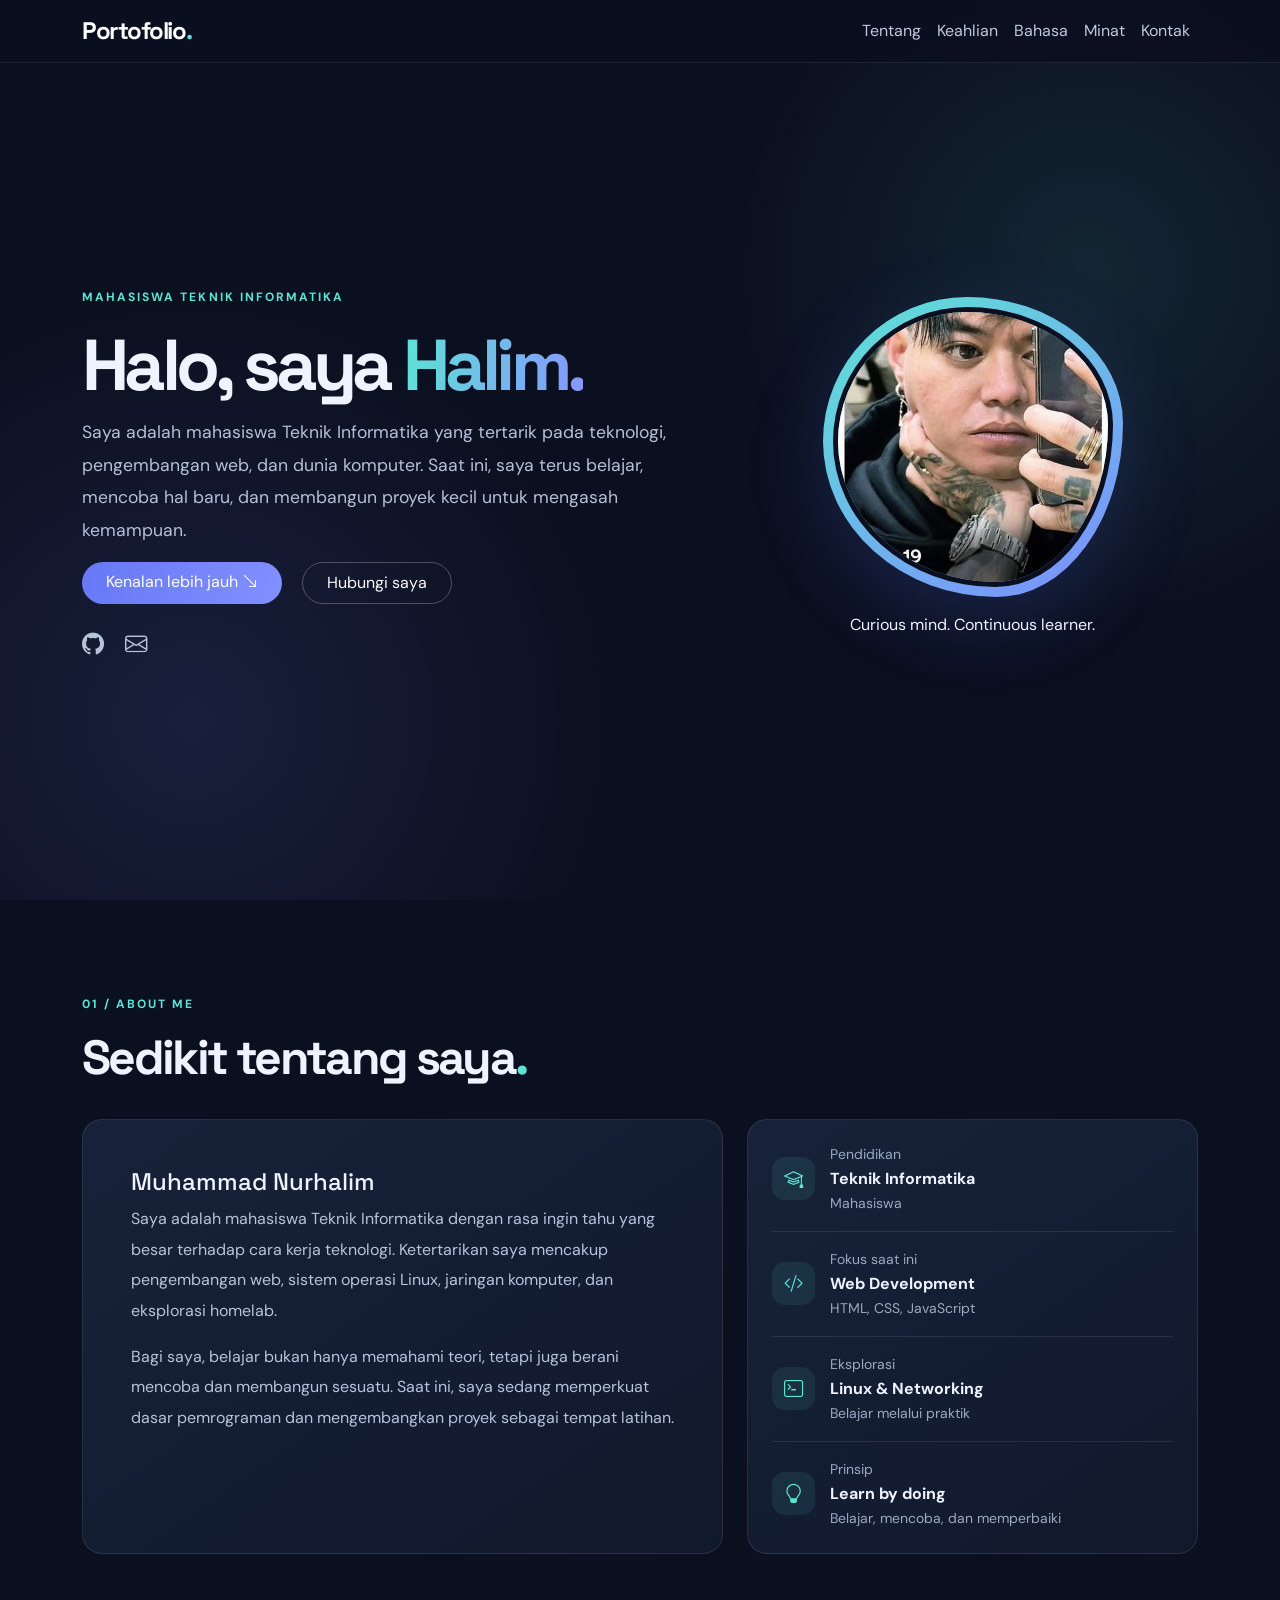
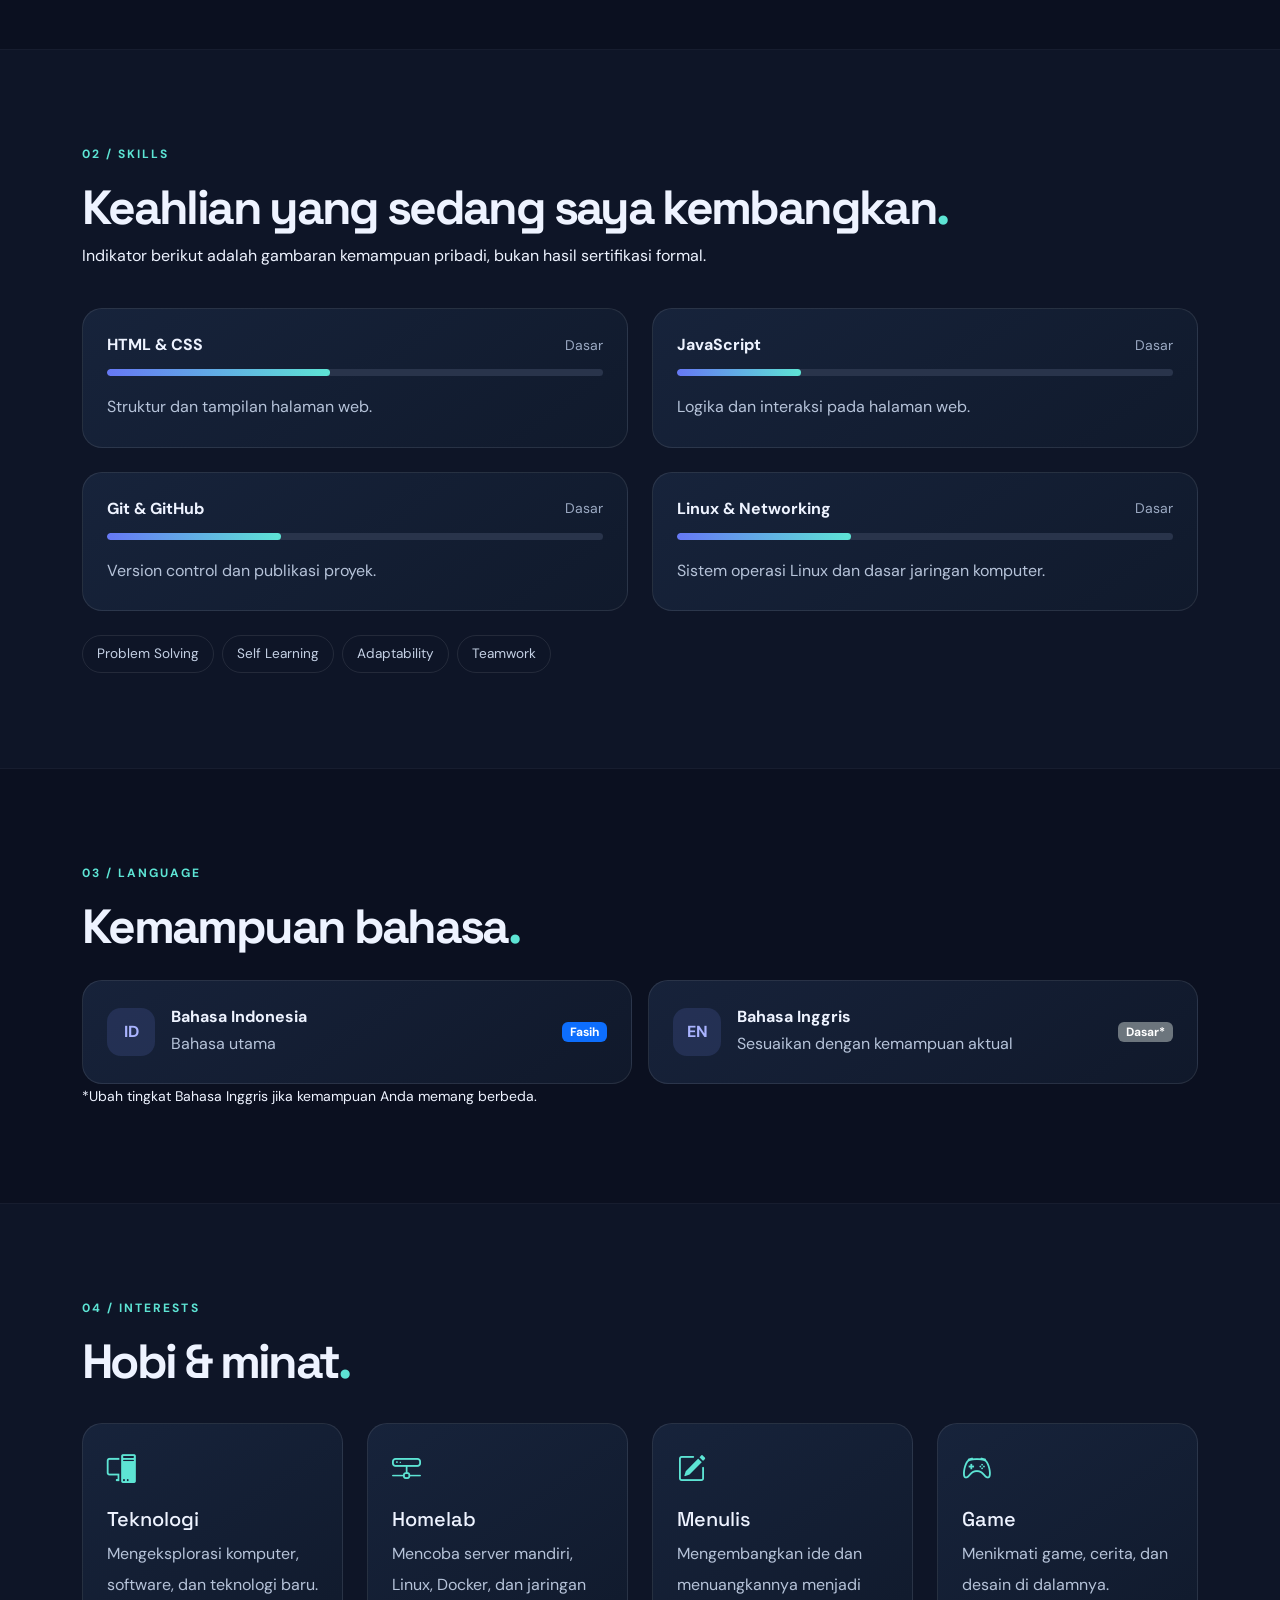
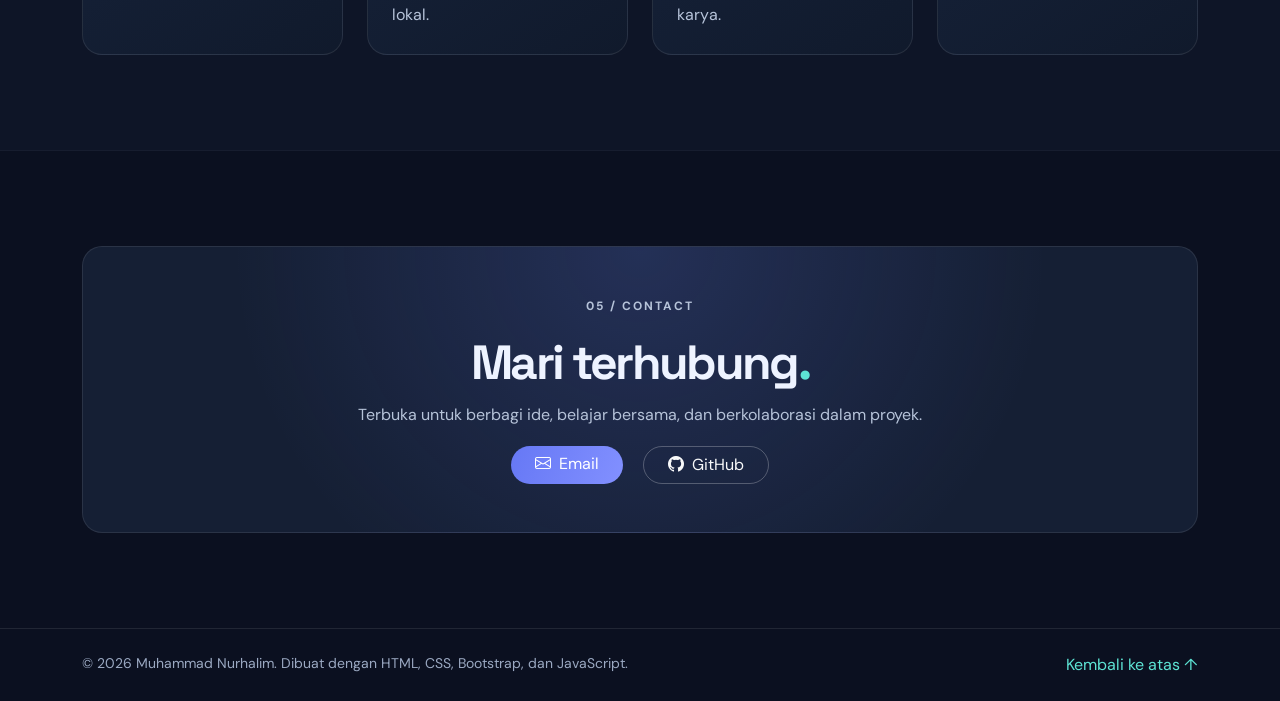
<file: index.html>
<!doctype html>
<html lang="id">
<head>
<meta charset="utf-8"><meta name="viewport" content="width=device-width, initial-scale=1">
<meta name="description" content="Profil Muhammad Nurhalim, mahasiswa Teknik Informatika.">
<title>Muhammad Nurhalim | Profil</title>
<link href="https://cdn.jsdelivr.net/npm/bootstrap@5.3.3/dist/css/bootstrap.min.css" rel="stylesheet">
<link rel="stylesheet" href="https://cdn.jsdelivr.net/npm/bootstrap-icons@1.11.3/font/bootstrap-icons.min.css">
<link rel="stylesheet" href="style.css">
</head>
<body>
  <nav class="navbar navbar-expand-lg navbar-dark fixed-top">
    <div class="container">
      <a class="navbar-brand fw-bold" href="#home">Portofolio<span>.</span></a>
      <button class="navbar-toggler" type="button" data-bs-toggle="collapse" data-bs-target="#nav" aria-controls="nav" aria-expanded="false" aria-label="Toggle navigation">
        <span class="navbar-toggler-icon"></span>
      </button>
      <div class="collapse navbar-collapse" id="nav">
        <ul class="navbar-nav ms-auto">
          <li class="nav-item"><a class="nav-link" href="#about">Tentang</a></li>
          <li class="nav-item"><a class="nav-link" href="#skills">Keahlian</a></li>
          <li class="nav-item"><a class="nav-link" href="#languages">Bahasa</a></li>
          <li class="nav-item"><a class="nav-link" href="#interests">Minat</a></li>
          <li class="nav-item"><a class="nav-link" href="#contact">Kontak</a></li>
        </ul>
      </div>
    </div>
  </nav>

  <header id="home" class="hero d-flex align-items-center">
    <div class="container">
      <div class="row align-items-center gy-5">
        <div class="col-lg-7 order-2 order-lg-1">
          <p class="eyebrow">MAHASISWA TEKNIK INFORMATIKA</p>
          <h1 class="display-2 fw-bold">Halo, saya <span>Halim.</span></h1>
          <p class="lead-copy">
            Saya adalah mahasiswa Teknik Informatika yang tertarik pada teknologi, pengembangan web, dan dunia komputer.
            Saat ini, saya terus belajar, mencoba hal baru, dan membangun proyek kecil untuk mengasah kemampuan.
          </p>
          <div class="cta-group">
            <a class="btn btn-primary rounded-pill px-4 py-2 me-2" href="#about">Kenalan lebih jauh <i class="bi bi-arrow-down-right"></i></a>
            <a class="btn btn-outline-light rounded-pill px-4 py-2" href="#contact">Hubungi saya</a>
          </div>
          <div class="social mt-4">
            <a href="https://github.com/hilmandesu" target="_blank" rel="noopener" aria-label="GitHub"><i class="bi bi-github"></i></a>
            <a href="mailto:hello@halim.dev" aria-label="Email"><i class="bi bi-envelope"></i></a>
          </div>
        </div>

        <div class="col-lg-5 order-1 order-lg-2 text-center">
          <div class="photo-wrap mx-auto">
            <img src="assets/foto-profil.jpg" alt="Foto profil Muhammad Nurhalim" onerror="this.style.display='none';this.nextElementSibling.style.display='grid'">
            <div class="fallback">HN</div>
          </div>
          <p class="muted mt-3">Curious mind. Continuous learner.</p>
        </div>
      </div>
    </div>
  </header>

  <main>
    <section id="about" class="section">
      <div class="container">
        <p class="eyebrow">01 / ABOUT ME</p>
        <h2 class="section-title">Sedikit tentang saya<span>.</span></h2>

        <div class="row g-4 mt-2">
          <div class="col-lg-7">
            <div class="panel h-100 p-4 p-md-5">
              <h3 class="h4">Muhammad Nurhalim</h3>
              <p>
                Saya adalah mahasiswa Teknik Informatika dengan rasa ingin tahu yang besar terhadap cara kerja teknologi.
                Ketertarikan saya mencakup pengembangan web, sistem operasi Linux, jaringan komputer, dan eksplorasi homelab.
              </p>
              <p class="mb-0">
                Bagi saya, belajar bukan hanya memahami teori, tetapi juga berani mencoba dan membangun sesuatu.
                Saat ini, saya sedang memperkuat dasar pemrograman dan mengembangkan proyek sebagai tempat latihan.
              </p>
            </div>
          </div>

          <div class="col-lg-5">
            <div class="panel p-4 h-100">
              <div class="info">
                <i class="bi bi-mortarboard"></i>
                <div>
                  <small>Pendidikan</small>
                  <b>Teknik Informatika</b>
                  <small>Mahasiswa</small>
                </div>
              </div>
              <div class="info">
                <i class="bi bi-code-slash"></i>
                <div>
                  <small>Fokus saat ini</small>
                  <b>Web Development</b>
                  <small>HTML, CSS, JavaScript</small>
                </div>
              </div>
              <div class="info">
                <i class="bi bi-terminal"></i>
                <div>
                  <small>Eksplorasi</small>
                  <b>Linux &amp; Networking</b>
                  <small>Belajar melalui praktik</small>
                </div>
              </div>
              <div class="info border-0 mb-0 pb-0">
                <i class="bi bi-lightbulb"></i>
                <div>
                  <small>Prinsip</small>
                  <b>Learn by doing</b>
                  <small>Belajar, mencoba, dan memperbaiki</small>
                </div>
              </div>
            </div>
          </div>
        </div>
      </div>
    </section>

    <section id="skills" class="section dark">
      <div class="container">
        <p class="eyebrow">02 / SKILLS</p>
        <h2 class="section-title">Keahlian yang sedang saya kembangkan<span>.</span></h2>
        <p class="muted">Indikator berikut adalah gambaran kemampuan pribadi, bukan hasil sertifikasi formal.</p>

        <div class="row g-4 mt-2">
          <div class="col-md-6">
            <div class="panel p-4">
              <div class="d-flex justify-content-between align-items-center"><b>HTML &amp; CSS</b><small>Dasar</small></div>
              <div class="progress"><div class="progress-bar" style="width:45%"></div></div>
              <p class="muted mt-3 mb-0">Struktur dan tampilan halaman web.</p>
            </div>
          </div>

          <div class="col-md-6">
            <div class="panel p-4">
              <div class="d-flex justify-content-between align-items-center"><b>JavaScript</b><small>Dasar</small></div>
              <div class="progress"><div class="progress-bar" style="width:25%"></div></div>
              <p class="muted mt-3 mb-0">Logika dan interaksi pada halaman web.</p>
            </div>
          </div>

          <div class="col-md-6">
            <div class="panel p-4">
              <div class="d-flex justify-content-between align-items-center"><b>Git &amp; GitHub</b><small>Dasar</small></div>
              <div class="progress"><div class="progress-bar" style="width:35%"></div></div>
              <p class="muted mt-3 mb-0">Version control dan publikasi proyek.</p>
            </div>
          </div>

          <div class="col-md-6">
            <div class="panel p-4">
              <div class="d-flex justify-content-between align-items-center"><b>Linux &amp; Networking</b><small>Dasar</small></div>
              <div class="progress"><div class="progress-bar" style="width:35%"></div></div>
              <p class="muted mt-3 mb-0">Sistem operasi Linux dan dasar jaringan komputer.</p>
            </div>
          </div>
        </div>

        <div class="d-flex flex-wrap gap-2 mt-4">
          <span class="tag">Problem Solving</span>
          <span class="tag">Self Learning</span>
          <span class="tag">Adaptability</span>
          <span class="tag">Teamwork</span>
        </div>
      </div>
    </section>

    <section id="languages" class="section">
      <div class="container">
        <p class="eyebrow">03 / LANGUAGE</p>
        <h2 class="section-title">Kemampuan bahasa<span>.</span></h2>

        <div class="row g-3 mt-2">
          <div class="col-md-6">
            <div class="panel p-4 d-flex align-items-center gap-3">
              <div class="lang-icon">ID</div>
              <div class="flex-grow-1">
                <b>Bahasa Indonesia</b>
                <p class="muted mb-0">Bahasa utama</p>
              </div>
              <span class="badge text-bg-primary">Fasih</span>
            </div>
          </div>

          <div class="col-md-6">
            <div class="panel p-4 d-flex align-items-center gap-3">
              <div class="lang-icon">EN</div>
              <div class="flex-grow-1">
                <b>Bahasa Inggris</b>
                <p class="muted mb-0">Sesuaikan dengan kemampuan aktual</p>
              </div>
              <span class="badge text-bg-secondary">Dasar*</span>
            </div>
          </div>
        </div>

        <small class="muted">*Ubah tingkat Bahasa Inggris jika kemampuan Anda memang berbeda.</small>
      </div>
    </section>

    <section id="interests" class="section dark">
      <div class="container">
        <p class="eyebrow">04 / INTERESTS</p>
        <h2 class="section-title">Hobi &amp; minat<span>.</span></h2>

        <div class="row g-4 mt-2">
          <div class="col-sm-6 col-lg-3">
            <div class="panel p-4 h-100">
              <i class="bi bi-pc-display interest-icon"></i>
              <h3 class="h5 mt-3">Teknologi</h3>
              <p class="muted mb-0">Mengeksplorasi komputer, software, dan teknologi baru.</p>
            </div>
          </div>

          <div class="col-sm-6 col-lg-3">
            <div class="panel p-4 h-100">
              <i class="bi bi-hdd-network interest-icon"></i>
              <h3 class="h5 mt-3">Homelab</h3>
              <p class="muted mb-0">Mencoba server mandiri, Linux, Docker, dan jaringan lokal.</p>
            </div>
          </div>

          <div class="col-sm-6 col-lg-3">
            <div class="panel p-4 h-100">
              <i class="bi bi-pencil-square interest-icon"></i>
              <h3 class="h5 mt-3">Menulis</h3>
              <p class="muted mb-0">Mengembangkan ide dan menuangkannya menjadi karya.</p>
            </div>
          </div>

          <div class="col-sm-6 col-lg-3">
            <div class="panel p-4 h-100">
              <i class="bi bi-controller interest-icon"></i>
              <h3 class="h5 mt-3">Game</h3>
              <p class="muted mb-0">Menikmati game, cerita, dan desain di dalamnya.</p>
            </div>
          </div>
        </div>
      </div>
    </section>

    <section id="contact" class="section">
      <div class="container">
        <div class="panel contact text-center p-5">
          <p class="eyebrow">05 / CONTACT</p>
          <h2 class="section-title">Mari terhubung<span>.</span></h2>
          <p class="muted">Terbuka untuk berbagi ide, belajar bersama, dan berkolaborasi dalam proyek.</p>
          <div class="cta-group justify-content-center">
            <a class="btn btn-primary rounded-pill px-4 me-2" href="mailto:madnuralim@gmail.com"><i class="bi bi-envelope me-2"></i>Email</a>
            <a class="btn btn-outline-light rounded-pill px-4" href="https://github.com/muhnrhlim" target="_blank" rel="noopener"><i class="bi bi-github me-2"></i>GitHub</a>
          </div>
        </div>
      </div>
    </section>
  </main>

  <footer class="py-4">
    <div class="container d-flex flex-column flex-md-row justify-content-between gap-2">
      <small>© <span id="year"></span> Muhammad Nurhalim. Dibuat dengan HTML, CSS, Bootstrap, dan JavaScript.</small>
      <a href="#home">Kembali ke atas ↑</a>
    </div>
  </footer>

  <script src="https://cdn.jsdelivr.net/npm/bootstrap@5.3.3/dist/js/bootstrap.bundle.min.js"></script>
  <script src="script.js"></script>
</body>
</html>
</file>
<file: style.css>
@import url('https://fonts.googleapis.com/css2?family=DM+Sans:wght@400;500;600;700&family=Space+Grotesk:wght@400;500;600;700&display=swap');

:root {
  --bg: #0b1020;
  --surface: #151f34;
  --text: #eef3ff;
  --muted: #9ba9c2;
  --cyan: #5de4d4;
  --blue: #7c8cff;
  --line: rgba(255, 255, 255, 0.09);
}

* {
  scroll-margin-top: 85px;
}

html {
  scroll-behavior: smooth;
}

body {
  background: var(--bg);
  color: var(--text);
  font-family: 'DM Sans', sans-serif;
}

h1,
h2,
h3,
.navbar-brand {
  font-family: 'Space Grotesk', sans-serif;
}

.navbar {
  background: rgba(11, 16, 32, 0.92);
  backdrop-filter: blur(15px);
  border-bottom: 1px solid var(--line);
}

.navbar-brand {
  font-size: 1.5rem;
  letter-spacing: -0.06em;
}

.navbar-brand span,
.section-title span {
  color: var(--cyan);
}

.nav-link {
  color: #bdc8dc !important;
}

.nav-link:hover {
  color: var(--cyan) !important;
}

.hero {
  min-height: 100vh;
  padding: 130px 0 80px;
  background: radial-gradient(circle at 85% 30%, rgba(93, 228, 212, 0.1), transparent 28%),
    radial-gradient(circle at 15% 80%, rgba(124, 140, 255, 0.12), transparent 32%);
}

.eyebrow {
  color: var(--cyan);
  font-size: 0.75rem;
  font-weight: 700;
  letter-spacing: 0.17em;
}

.hero h1 {
  letter-spacing: -0.065em;
}

.hero h1 span {
  background: linear-gradient(100deg, var(--cyan), #8795ff);
  color: transparent;
  background-clip: text;
}

.lead-copy {
  color: #b4c0d6;
  font-size: 1.1rem;
  line-height: 1.85;
  max-width: 610px;
}

.btn {
  transition: transform 0.2s ease, box-shadow 0.2s ease, border-color 0.2s ease;
}

.btn:hover {
  transform: translateY(-2px);
}

.btn-primary {
  background: linear-gradient(110deg, #6678f5, #8290ff);
  border: 0;
}

.btn-primary:hover {
  background: #586be9;
}

.btn-outline-light {
  border-color: rgba(255, 255, 255, 0.25);
}

.social a {
  color: #b7c4da;
  font-size: 1.4rem;
  margin-right: 17px;
}

.social a:hover {
  color: var(--cyan);
}

.cta-group {
  display: flex;
  flex-wrap: wrap;
  gap: 12px;
}

.photo-wrap {
  width: min(300px, 75vw);
  aspect-ratio: 1;
  padding: 10px;
  border-radius: 48% 52% 42% 58% / 48% 42% 58% 52%;
  background: linear-gradient(145deg, var(--cyan), var(--blue));
  box-shadow: 0 25px 80px rgba(80, 110, 230, 0.2);
}

.photo-wrap img,
.fallback {
  width: 100%;
  height: 100%;
  object-fit: cover;
  border-radius: inherit;
  border: 5px solid var(--bg);
  background: #18233a;
}

.fallback {
  display: none;
  place-items: center;
  font: 700 5rem 'Space Grotesk';
  color: var(--cyan);
}

.section {
  padding: 95px 0;
}

.dark {
  background: #0e1527;
  border-block: 1px solid rgba(255, 255, 255, 0.035);
}

.section-title {
  font-size: clamp(2rem, 4vw, 3rem);
  font-weight: 700;
  letter-spacing: -0.055em;
}

.panel {
  background: linear-gradient(145deg, rgba(24, 36, 60, 0.95), rgba(17, 26, 44, 0.95));
  border: 1px solid var(--line);
  border-radius: 20px;
}

.panel p {
  color: #b6c3d9;
  line-height: 1.9;
}

.info {
  display: flex;
  gap: 15px;
  align-items: center;
  padding: 0 0 17px;
  margin-bottom: 17px;
  border-bottom: 1px solid var(--line);
}

.info > i {
  width: 43px;
  height: 43px;
  display: grid;
  place-items: center;
  color: var(--cyan);
  background: rgba(93, 228, 212, 0.09);
  border-radius: 13px;
  font-size: 1.2rem;
  flex-shrink: 0;
}

.info div {
  display: flex;
  flex-direction: column;
  gap: 2px;
}

.info small {
  color: var(--muted);
}

.progress {
  height: 7px;
  background: #29344b;
  margin-top: 12px;
  border-radius: 20px;
}

.progress-bar {
  background: linear-gradient(90deg, #6678f5, var(--cyan));
  border-radius: 20px;
}

.panel small {
  color: var(--muted);
}

.tag {
  padding: 8px 14px;
  border: 1px solid var(--line);
  border-radius: 30px;
  color: #c4d0e4;
  font-size: 0.85rem;
}

.lang-icon {
  width: 48px;
  height: 48px;
  display: grid;
  place-items: center;
  border-radius: 14px;
  background: rgba(124, 140, 255, 0.14);
  color: #aab4ff;
  font-weight: 700;
}

.interest-icon {
  color: var(--cyan);
  font-size: 1.8rem;
}

.contact {
  background: radial-gradient(circle at 50% 0%, rgba(104, 125, 245, 0.18), transparent 65%), var(--surface);
}

footer {
  border-top: 1px solid var(--line);
  color: var(--muted);
}

footer a {
  color: var(--cyan);
  text-decoration: none;
}

@media (max-width: 991px) {
  .navbar-collapse {
    padding: 12px 0;
  }

  .hero {
    min-height: auto;
    padding-top: 120px;
  }
}

@media (max-width: 575px) {
  .section {
    padding: 70px 0;
  }

  .lead-copy {
    font-size: 1rem;
  }

  .photo-wrap {
    width: 225px;
  }
}
</file>
